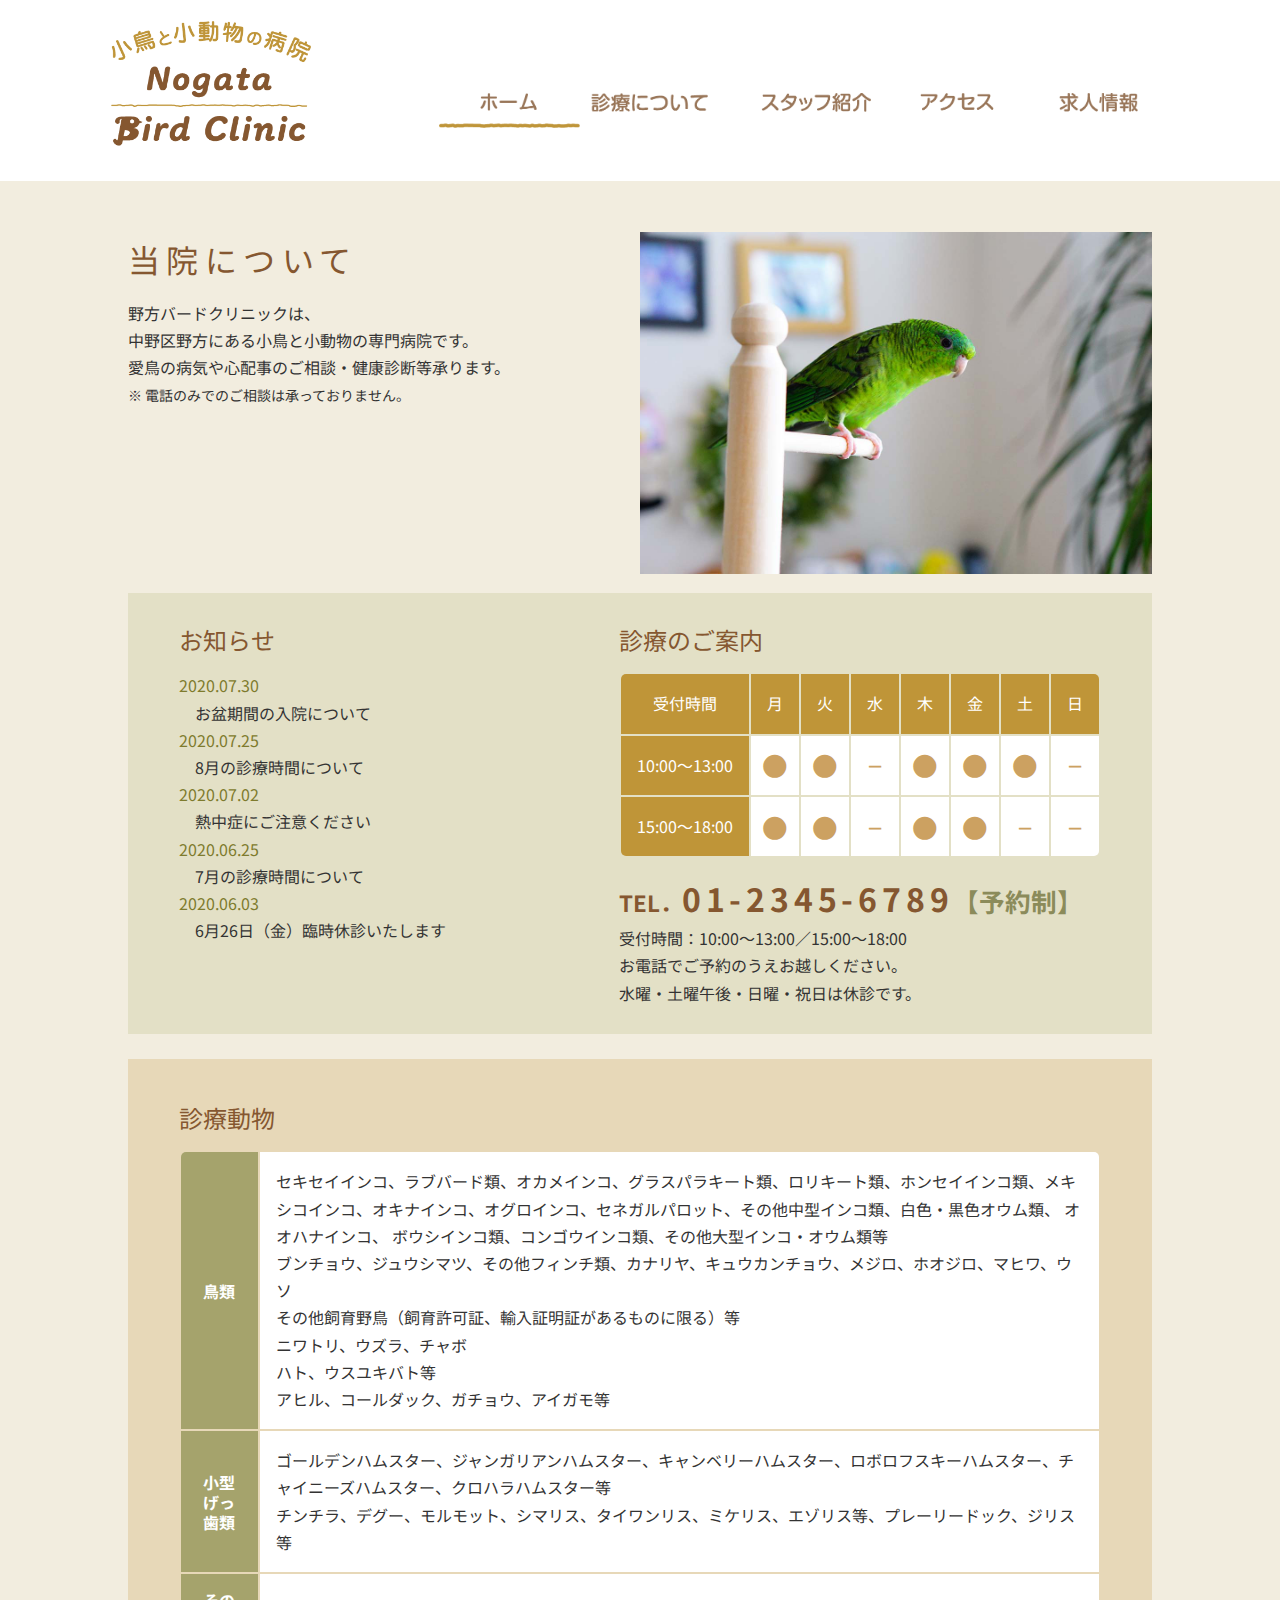
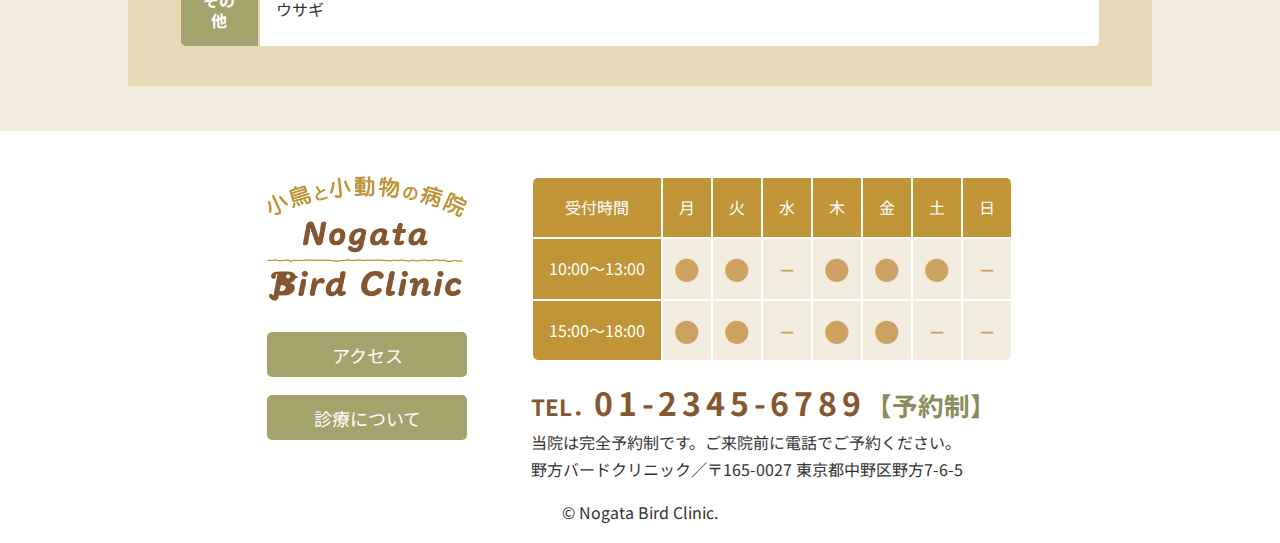
<file: index.html>
<!DOCTYPE html>
<html lang="ja">
<head>
	<meta charset="UTF-8">
	<meta name="viewport" content="width=device-width, initial-scale=1.0">
	<link href="https://fonts.googleapis.com/css2?family=Noto+Sans+JP:wght@400;700&display=swap" rel="stylesheet">
	<meta name="description" content="野方駅徒歩7分、小動物と小鳥の専門病院「野方バードクリニック」 Nogata Bird Clinic です。">
	<meta name="keywords" content="野方,杉並,動物病院,鳥,小鳥,小動物,インコ,オウム,セキセイ,文鳥,ウサギ,ハムスター,デグー,チンチラ">
	<title>野方バードクリニック | Nogata Bird Clinic</title>
	<link rel="stylesheet" href="./css/normalize.css">
	<link rel="stylesheet" href="./css/style.css">
<!-- jQuery読み込み -->
	<script src="https://code.jquery.com/jquery-2.2.4.js" integrity="sha256-iT6Q9iMJYuQiMWNd9lDyBUStIq/8PuOW33aOqmvFpqI=" crossorigin="anonymous"></script>
<!-- モバイルナビゲーション表示・非表示 -->
	<script>
		$(function() {
			const hum = $('#gnav-toggle, .close')
			const nav = $('.mobile-nav')
			hum.on('click', function(){
					nav.toggleClass('toggle');
			});
		});
	</script>
</head>
<body>

	<header>
		<div class="header-container">
			<h1>
				<a href="./index.html"><img src="./img/logo大-01.png" alt="野方バードクリニックロゴ"></a>
			</h1>
			<!-- グローバルナビ -->
			<nav class="pc-nav">
				<ul class="gnav-list">
					<li><a href="./index.html"><img src="./img/btn_hover_home.png" alt="ホーム"></a></li>
					<li><a href="./guidance/index.html"><img src="./img/btn_guidance.png" alt="診療について"></a></li>
					<li class="stuff"><a href="./stuff/index.html"><img src="./img/btn_stuff.png" alt="スタッフ紹介"></a></li>
					<li><a href="./access/index.html"><img src="./img/btn_access.png" alt="アクセス"></a></li>
					<li><a href="./careers/index.html"><img src="./img/btn_recruitment.png" alt="求人情報"></a></li>
				</ul>
			</nav>
			<nav class="mobile-nav">
				<ul>
					<li><a href="./index.html">ホーム</a></li>
					<li><a href="./guidance/index.html">診療について</a></li>
					<li><a href="./stuff/index.html">スタッフ紹介</a></li>
					<li><a href="./access/index.html">アクセス</a></li>
					<li><a href="./careers/index.html">求人情報</a></li>
					<li class="close"><span>閉じる</span></li>
				</ul>
			</nav>
			<!-- トグル -->
			<div id="gnav-toggle">
				<span></span>
			</div>
		</div>
		</header>

	<main>
		<section class="catch">
			<div class="catch-txt">
				<h2>当院について</h2>
				<p>野方バードクリニックは、<br>
					中野区野方にある小鳥と小動物の専門病院です。<br>
				愛鳥の病気や心配事のご相談・健康診断等承ります。<br>
				<span>※ 電話のみでのご相談は承っておりません。</span></p>
			</div>
			<section class="catch-img">
				<img src="./img/sazanami.jpg" alt="サザナミインコ">
			</section>
		</section>

		<section class="info">
			<div class="info-container">
				<div class="info-news">
					<h3>お知らせ</h3>
					<dl>
						<dt>2020.07.30</dt>
						<dd>お盆期間の入院について</dd>
						<dt>2020.07.25</dt>
						<dd>8月の診療時間について</dd>
						<dt>2020.07.02</dt>
						<dd>熱中症にご注意ください</dd>
						<dt>2020.06.25</dt>
						<dd>7月の診療時間について</dd>
						<dt>2020.06.03</dt>
						<dd>6月26日（金）臨時休診いたします</dd>
					</dl>
				</div>
				<div class="info-schedule">
					<h3>診療のご案内</h3>
					<table>
						<tr>
							<th class="reception-time">受付時間</th>
							<th>月</th>
							<th>火</th>
							<th>水</th>
							<th>木</th>
							<th>金</th>
							<th>土</th>
							<th class="sun">日</th>
						</tr>
						<tr>
							<th>10:00〜13:00</th>
							<td>●</td>
							<td>●</td>
							<td>−</td>
							<td>●</td>
							<td>●</td>
							<td>●</td>
							<td>−</td>
						</tr>
						<tr>
							<th class="time">15:00〜18:00</th>
							<td>●</td>
							<td>●</td>
							<td>−</td>
							<td>●</td>
							<td>●</td>
							<td>−</td>
							<td class="bottom-right">−</td>
						</tr>
					</table>
					<p class="reserved">
						<span class="tel">TEL．</span>01-2345-6789<span class="appointment">【予約制】</span>
					</p>
					<p>受付時間：10:00～13:00／15:00～18:00</p>
					<p>お電話でご予約のうえお越しください。<br>
						水曜・土曜午後・日曜・祝日は休診です。</p>
				</div>
			</div>
		</section>
	<section class="target">
		<h3>診療動物</h3>
	<table>
		<tr>
			<th class="bird">鳥類</th>
			<td class="bird-data">
				セキセイインコ、ラブバード類、オカメインコ、グラスパラキート類、ロリキート類、ホンセイインコ類、メキシコインコ、オキナインコ、オグロインコ、セネガルパロット、その他中型インコ類、白色・黒色オウム類、 オオハナインコ、 ボウシインコ類、コンゴウインコ類、その他大型インコ・オウム類等<br>
				ブンチョウ、ジュウシマツ、その他フィンチ類、カナリヤ、キュウカンチョウ、メジロ、ホオジロ、マヒワ、ウソ<br>
				その他飼育野鳥（飼育許可証、輸入証明証があるものに限る）等<br>
				ニワトリ、ウズラ、チャボ<br>
				ハト、ウスユキバト等<br>
				アヒル、コールダック、ガチョウ、アイガモ等
			</td>
		</tr>

		<tr>
			<th>
				小型げっ歯類
			</th>
			<td>
				ゴールデンハムスター、ジャンガリアンハムスター、キャンベリーハムスター、ロボロフスキーハムスター、チャイニーズハムスター、クロハラハムスター等<br>
				チンチラ、デグー、モルモット、シマリス、タイワンリス、ミケリス、エゾリス等、プレーリードック、ジリス等
			</td>
		</tr>
		<tr>
			<th class="etc">その他</th>
			<td class="etc-data">
				ウサギ
			</td>
		</tr>
	</table>
	</section>

	</main>

	<footer>
		<div class="footer-info">
			<section class="footer-link">
				<a href="./index.html"><img src="./img/logo大-01.png" alt="野方バードクリニックロゴ"></a>
				<p class="footer-btn"><a href="./access/index.html">アクセス</a></p>
				<p class="footer-btn"><a href="./guidance/index.html">診療について</a></p>
			</section>
			<section>
				<div class="info-schedule">
					<table>
						<tr>
							<th class="reception-time">受付時間</th>
							<th>月</th>
							<th>火</th>
							<th>水</th>
							<th>木</th>
							<th>金</th>
							<th>土</th>
							<th class="sun">日</th>
						</tr>
						<tr>
							<th>10:00〜13:00</th>
							<td>●</td>
							<td>●</td>
							<td>−</td>
							<td>●</td>
							<td>●</td>
							<td>●</td>
							<td>−</td>
						</tr>
						<tr>
							<th class="time">15:00〜18:00</th>
							<td>●</td>
							<td>●</td>
							<td>−</td>
							<td>●</td>
							<td>●</td>
							<td>−</td>
							<td class="bottom-right">−</td>
						</tr>
					</table>
						<p class="reserved">
							<span class="tel">TEL．</span>01-2345-6789<span class="appointment">【予約制】</span>
						</p>
						<p>当院は完全予約制です。ご来院前に電話でご予約ください。<br></p>
						<address>
							<p>野方バードクリニック／〒165-0027 東京都中野区野方7-6-5
							</p>
						</address>
				</div>
			</section>
		</div>
		<section>
			<p class="copyright"><small>&copy; Nogata Bird Clinic.</small></p>
		</section>
	</footer>
</body>
</html>
</file>
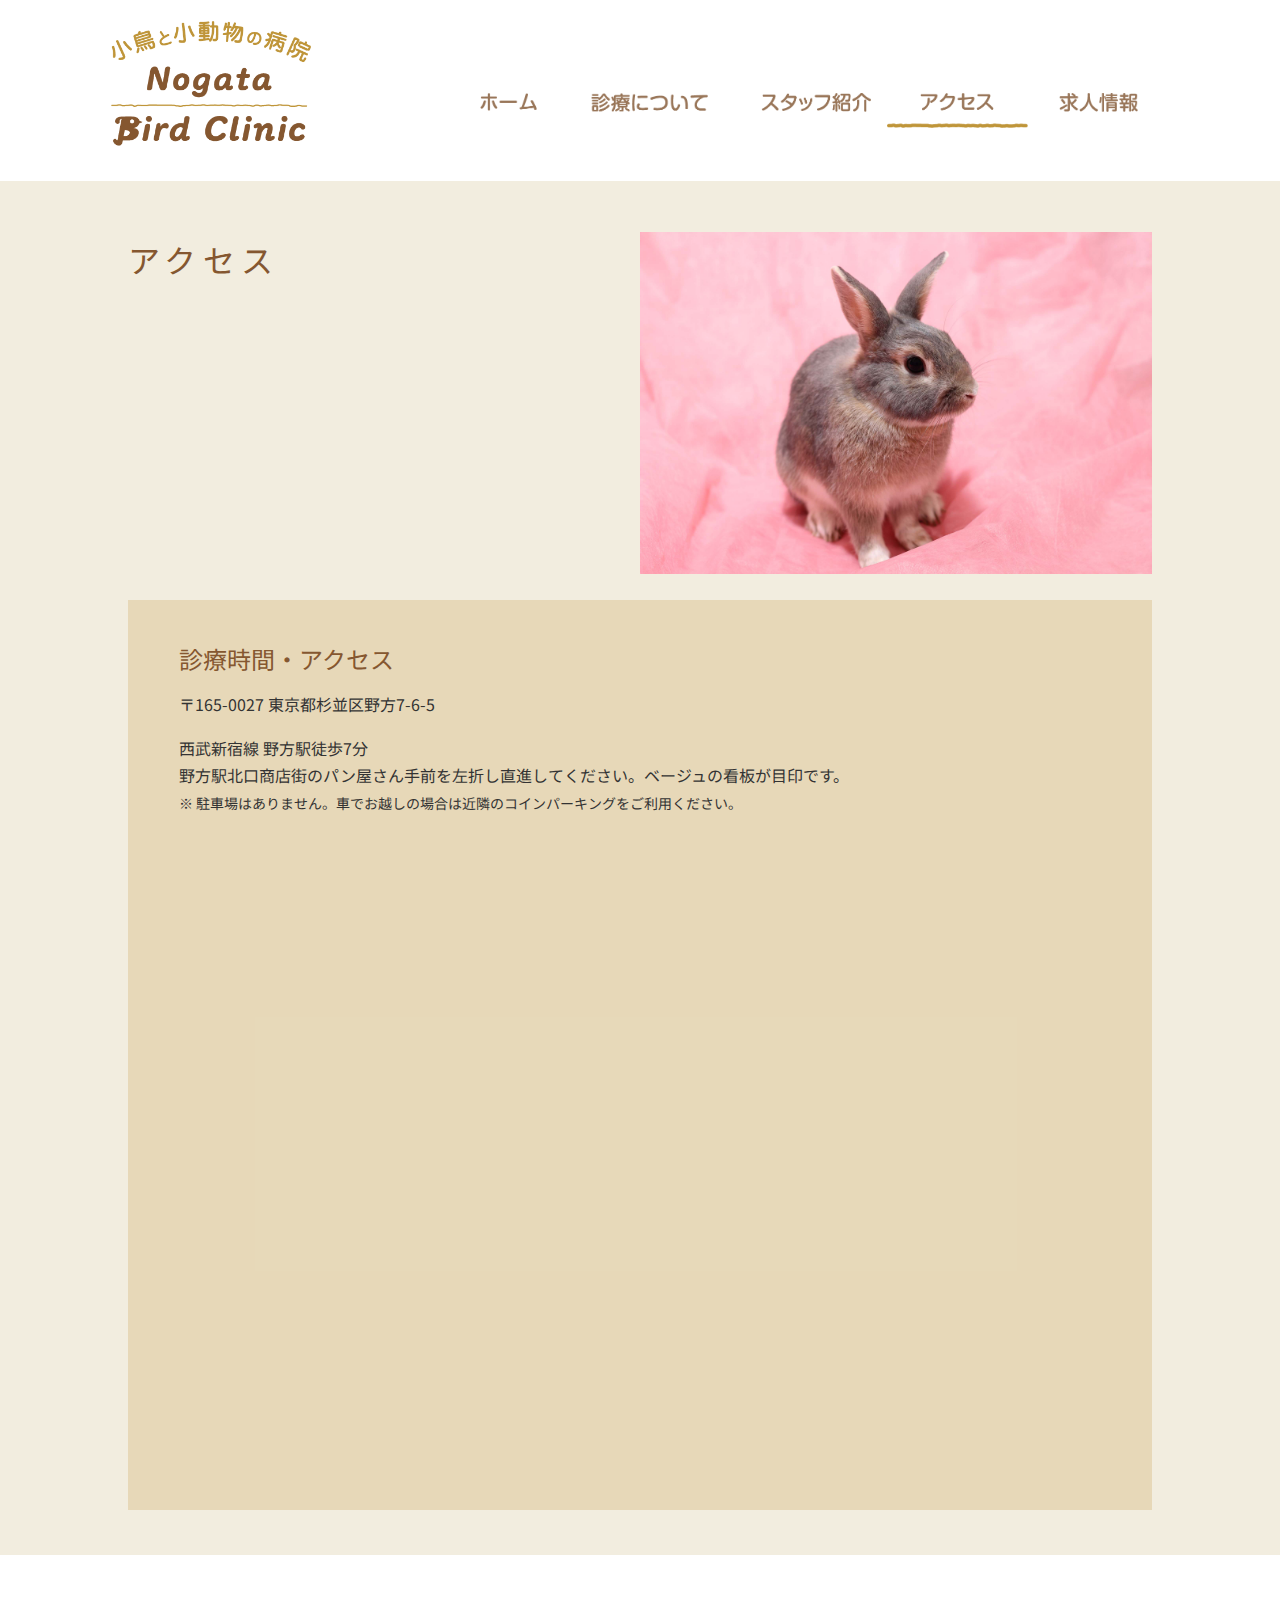
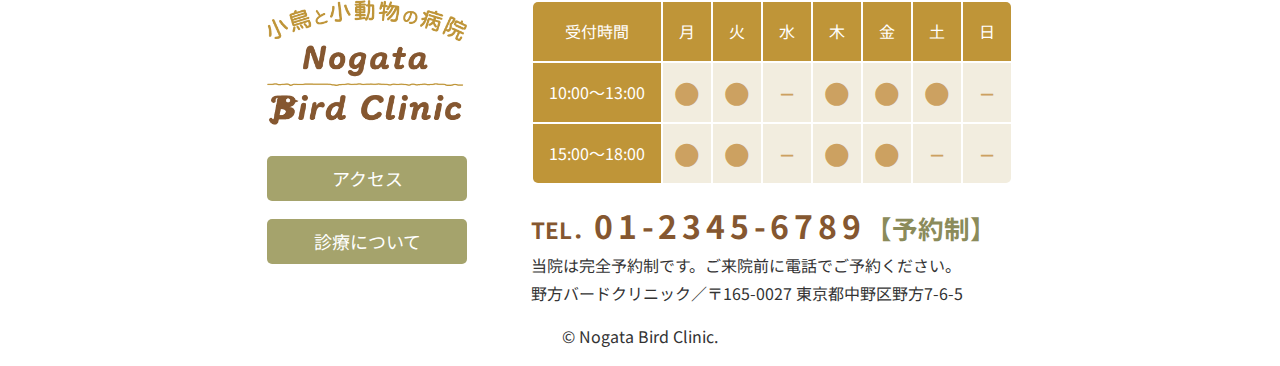
<file: access/index.html>
<!DOCTYPE html>
<html lang="ja">
<head>
	<meta charset="UTF-8">
	<meta name="viewport" content="width=device-width, initial-scale=1.0">
	<link href="https://fonts.googleapis.com/css2?family=Noto+Sans+JP:wght@400;700&display=swap" rel="stylesheet">
	<meta name="description" content="野方駅徒歩7分、小動物と小鳥の専門病院「野方バードクリニック」 Nogata Bird Clinic です。">
	<meta name="keywords" content="野方,杉並,動物病院,鳥,小鳥,小動物,インコ,オウム,セキセイ,文鳥,ウサギ,ハムスター,デグー,チンチラ">
	<title>野方バードクリニック | Nogata Bird Clinic</title>
	<link rel="stylesheet" href="../css/normalize.css">
	<link rel="stylesheet" href="../css/style.css">
<!-- jQuery読み込み -->
<script src="https://code.jquery.com/jquery-2.2.4.js" integrity="sha256-iT6Q9iMJYuQiMWNd9lDyBUStIq/8PuOW33aOqmvFpqI=" crossorigin="anonymous"></script>
<!-- モバイルナビゲーション表示・非表示 -->
	<script>
		$(function() {
			const hum = $('#gnav-toggle, .close')
			const nav = $('.mobile-nav')
			hum.on('click', function(){
					nav.toggleClass('toggle');
			});
		});
	</script>
</head>
<body>

	<header>
		<div class="header-container">
			<h1>
				<a href="../index.html"><img src="../img/logo大-01.png" alt="野方バードクリニックロゴ"></a>
			</h1>
			<!-- グローバルナビ -->
			<nav class="pc-nav">
				<ul class="gnav-list">
					<li><a href="../index.html"><img src="../img/btn_home.png" alt="ホーム"></a></li>
					<li><a href="../guidance/index.html"><img src="../img/btn_guidance.png" alt="診療について"></a></li>
					<li class="stuff"><a href="../stuff/index.html"><img src="../img/btn_stuff.png" alt="スタッフ紹介"></a></li>
					<li><a href="./index.html"><img src="../img/btn_hover_access.png" alt="アクセス"></a></li>
					<li><a href="../careers/index.html"><img src="../img/btn_recruitment.png" alt="求人情報"></a></li>
				</ul>
			</nav>
			<nav class="mobile-nav">
				<ul>
					<li><a href="../index.html">ホーム</a></li>
					<li><a href="../guidance/index.html">診療について</a></li>
					<li><a href="../stuff/index.html">スタッフ紹介</a></li>
					<li><a href="./index.html">アクセス</a></li>
					<li><a href="../careers/index.html">求人情報</a></li>
					<li class="close"><span>閉じる</span></li>
				</ul>
			</nav>
			<div id="gnav-toggle">
				<span></span>
			</div>
		</div>
		</header>

	<main>
		<section class="catch">
			<h2>アクセス</h2>

			<section class="catch-img">
				<img src="../img/rabbit.jpg" alt="うさぎ">
			</section>
		</section>

		<section class="brown">
			<h3>診療時間・アクセス</h3>
			<address>
				<p>〒165-0027 東京都杉並区野方7-6-5
				</address></p>
				<p>西武新宿線 野方駅徒歩7分<br>
					野方駅北口商店街のパン屋さん手前を左折し直進してください。ベージュの看板が目印です。<br>
					<span>※ 駐車場はありません。車でお越しの場合は近隣のコインパーキングをご利用ください。</span></p>

					<div class="access-maparea">
						<iframe src="https://www.google.com/maps/embed?pb=!1m18!1m12!1m3!1d3239.2029260248128!2d139.65064295845508!3d35.72122754712577!2m3!1f0!2f0!3f0!3m2!1i1024!2i768!4f13.1!3m3!1m2!1s0x6018ed9d57cfe75b%3A0x8b71ec2f980df9d7!2z5Lit6YeO5Yy656uL44GT44GG44GV44GO5YWs5ZyS!5e0!3m2!1sja!2sjp!4v1599204537941!5m2!1sja!2sjp" width="600" height="450" frameborder="0" style="border:0;" allowfullscreen="" aria-hidden="false" tabindex="0" class="access-map"></iframe>
					</div>

		</section>
	</main>

	<footer>
		<div class="footer-info">
			<section class="footer-link">
				<a href="../index.html"><img src="../img/logo大-01.png" alt="野方バードクリニックロゴ"></a>
				<p class="footer-btn"><a href="../access/index.html">アクセス</a></p>
				<p class="footer-btn"><a href="../guidance/index.html">診療について</a></p>
			</section>
			<section>
				<div class="info-schedule">
					<table>
						<tr>
							<th class="reception-time">受付時間</th>
							<th>月</th>
							<th>火</th>
							<th>水</th>
							<th>木</th>
							<th>金</th>
							<th>土</th>
							<th class="sun">日</th>
						</tr>
						<tr>
							<th>10:00〜13:00</th>
							<td>●</td>
							<td>●</td>
							<td>−</td>
							<td>●</td>
							<td>●</td>
							<td>●</td>
							<td>−</td>
						</tr>
						<tr>
							<th class="time">15:00〜18:00</th>
							<td>●</td>
							<td>●</td>
							<td>−</td>
							<td>●</td>
							<td>●</td>
							<td>−</td>
							<td class="bottom-right">−</td>
						</tr>
					</table>
						<p class="reserved">
							<span class="tel">TEL．</span>01-2345-6789<span class="appointment">【予約制】</span>
						</p>
						<p>当院は完全予約制です。ご来院前に電話でご予約ください。<br></p>
						<address>
							<p>野方バードクリニック／〒165-0027 東京都中野区野方7-6-5
							</p>
						</address>
				</div>
			</section>
		</div>
		<section>
			<p class="copyright"><small>&copy; Nogata Bird Clinic.</small></p>
		</section>
	</footer>
</body>
</html>
</file>
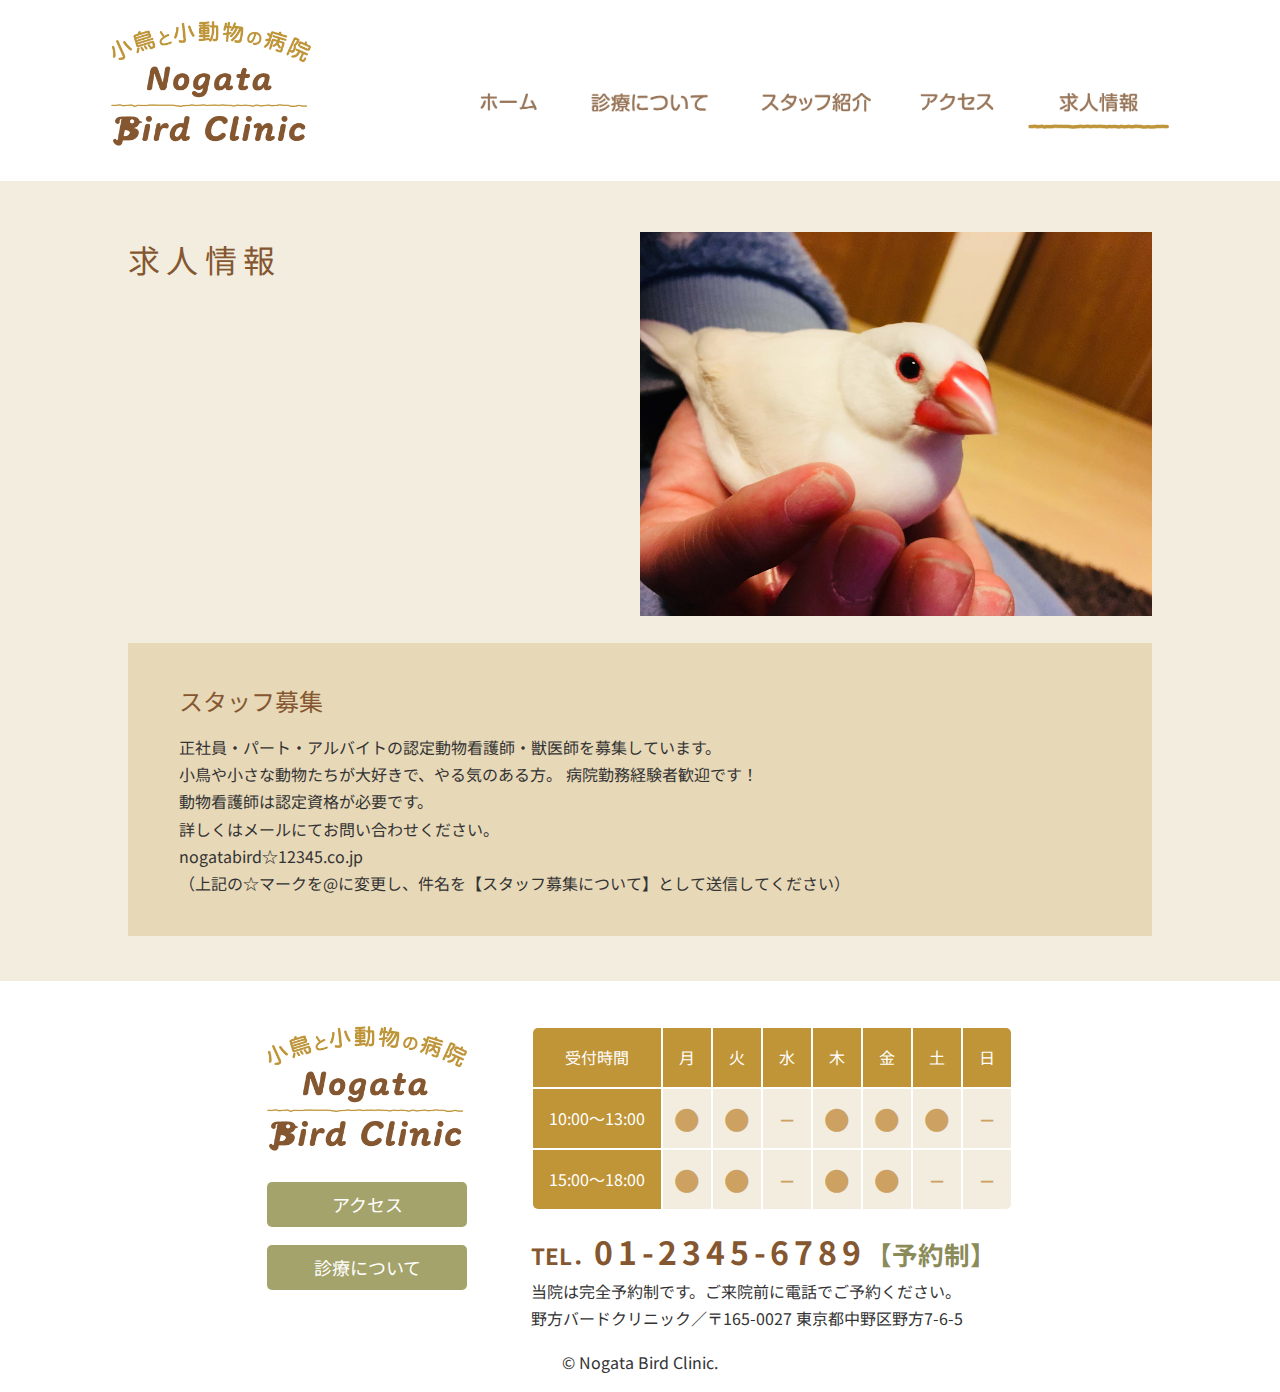
<file: careers/index.html>
<!DOCTYPE html>
<html lang="ja">
<head>
	<meta charset="UTF-8">
	<meta name="viewport" content="width=device-width, initial-scale=1.0">
	<link href="https://fonts.googleapis.com/css2?family=Noto+Sans+JP:wght@400;700&display=swap" rel="stylesheet">
	<meta name="description" content="野方駅徒歩7分、小動物と小鳥の専門病院「野方バードクリニック」 Nogata Bird Clinic です。">
	<meta name="keywords" content="野方,杉並,動物病院,鳥,小鳥,小動物,インコ,オウム,セキセイ,文鳥,ウサギ,ハムスター,デグー,チンチラ">
	<title>野方バードクリニック | Nogata Bird Clinic</title>
	<link rel="stylesheet" href="../css/normalize.css">
	<link rel="stylesheet" href="../css/style.css">
<!-- jQuery読み込み -->
<script src="https://code.jquery.com/jquery-2.2.4.js" integrity="sha256-iT6Q9iMJYuQiMWNd9lDyBUStIq/8PuOW33aOqmvFpqI=" crossorigin="anonymous"></script>
<!-- モバイルナビゲーション表示・非表示 -->
	<script>
		$(function() {
			const hum = $('#gnav-toggle, .close')
			const nav = $('.mobile-nav')
			hum.on('click', function(){
					nav.toggleClass('toggle');
			});
		});
	</script>
</head>
<body>

	<header>
		<div class="header-container">
			<h1>
				<a href="../index.html"><img src="../img/logo大-01.png" alt="野方バードクリニックロゴ"></a>
			</h1>
			<!-- グローバルナビ -->
			<nav class="pc-nav">
				<ul class="gnav-list">
					<li><a href="../index.html"><img src="../img/btn_home.png" alt="ホーム"></a></li>
					<li><a href="../guidance/index.html"><img src="../img/btn_guidance.png" alt="診療について"></a></li>
					<li class="stuff"><a href="../stuff/index.html"><img src="../img/btn_stuff.png" alt="スタッフ紹介"></a></li>
					<li><a href="../access/index.html"><img src="../img/btn_access.png" alt="アクセス"></a></li>
					<li><a href="./index.html"><img src="../img/btn_hover_recruitment.png" alt="求人情報"></a></li>
				</ul>
			</nav>
			<nav class="mobile-nav">
				<ul>
					<li><a href="../index.html">ホーム</a></li>
					<li><a href="../guidance/index.html">診療について</a></li>
					<li><a href="../stuff/index.html">スタッフ紹介</a></li>
					<li><a href="../access/index.html">アクセス</a></li>
					<li><a href="./index.html">求人情報</a></li>
					<li class="close"><span>閉じる</span></li>
				</ul>
			</nav>
			<div id="gnav-toggle">
				<span></span>
			</div>
		</div>
		</header>

	<main>
		<section class="catch">
			<h2>求人情報</h2>

			<section class="catch-img">
				<img src="../img/javaSparrow.jpg" alt="文鳥">
			</section>
		</section>

		<section class="careers">
			<h3>スタッフ募集</h3>
			<p>正社員・パート・アルバイトの認定動物看護師・獣医師を募集しています。</p>
	
			<p>小鳥や小さな動物たちが大好きで、やる気のある方。
			病院勤務経験者歓迎です！<br>
			動物看護師は認定資格が必要です。</p>
	
	
			<p>詳しくはメールにてお問い合わせください。</p>
			<p>nogatabird☆12345.co.jp</p>
			（上記の☆マークを@に変更し、件名を【スタッフ募集について】として送信してください）</p>
		</section>
	</main>

	<footer>
		<div class="footer-info">
			<section class="footer-link">
				<a href="../index.html"><img src="../img/logo大-01.png" alt="野方バードクリニックロゴ"></a>
				<p class="footer-btn"><a href="../access/index.html">アクセス</a></p>
				<p class="footer-btn"><a href="../guidance/index.html">診療について</a></p>
			</section>
			<section>
				<div class="info-schedule">
					<table>
						<tr>
							<th class="reception-time">受付時間</th>
							<th>月</th>
							<th>火</th>
							<th>水</th>
							<th>木</th>
							<th>金</th>
							<th>土</th>
							<th class="sun">日</th>
						</tr>
						<tr>
							<th>10:00〜13:00</th>
							<td>●</td>
							<td>●</td>
							<td>−</td>
							<td>●</td>
							<td>●</td>
							<td>●</td>
							<td>−</td>
						</tr>
						<tr>
							<th class="time">15:00〜18:00</th>
							<td>●</td>
							<td>●</td>
							<td>−</td>
							<td>●</td>
							<td>●</td>
							<td>−</td>
							<td class="bottom-right">−</td>
						</tr>
					</table>
						<p class="reserved">
							<span class="tel">TEL．</span>01-2345-6789<span class="appointment">【予約制】</span>
						</p>
						<p>当院は完全予約制です。ご来院前に電話でご予約ください。<br></p>
						<address>
							<p>野方バードクリニック／〒165-0027 東京都中野区野方7-6-5
							</p>
						</address>
				</div>
			</section>
		</div>
		<section>
			<p class="copyright"><small>&copy; Nogata Bird Clinic.</small></p>
		</section>
	</footer>
</body>
</html>
</file>
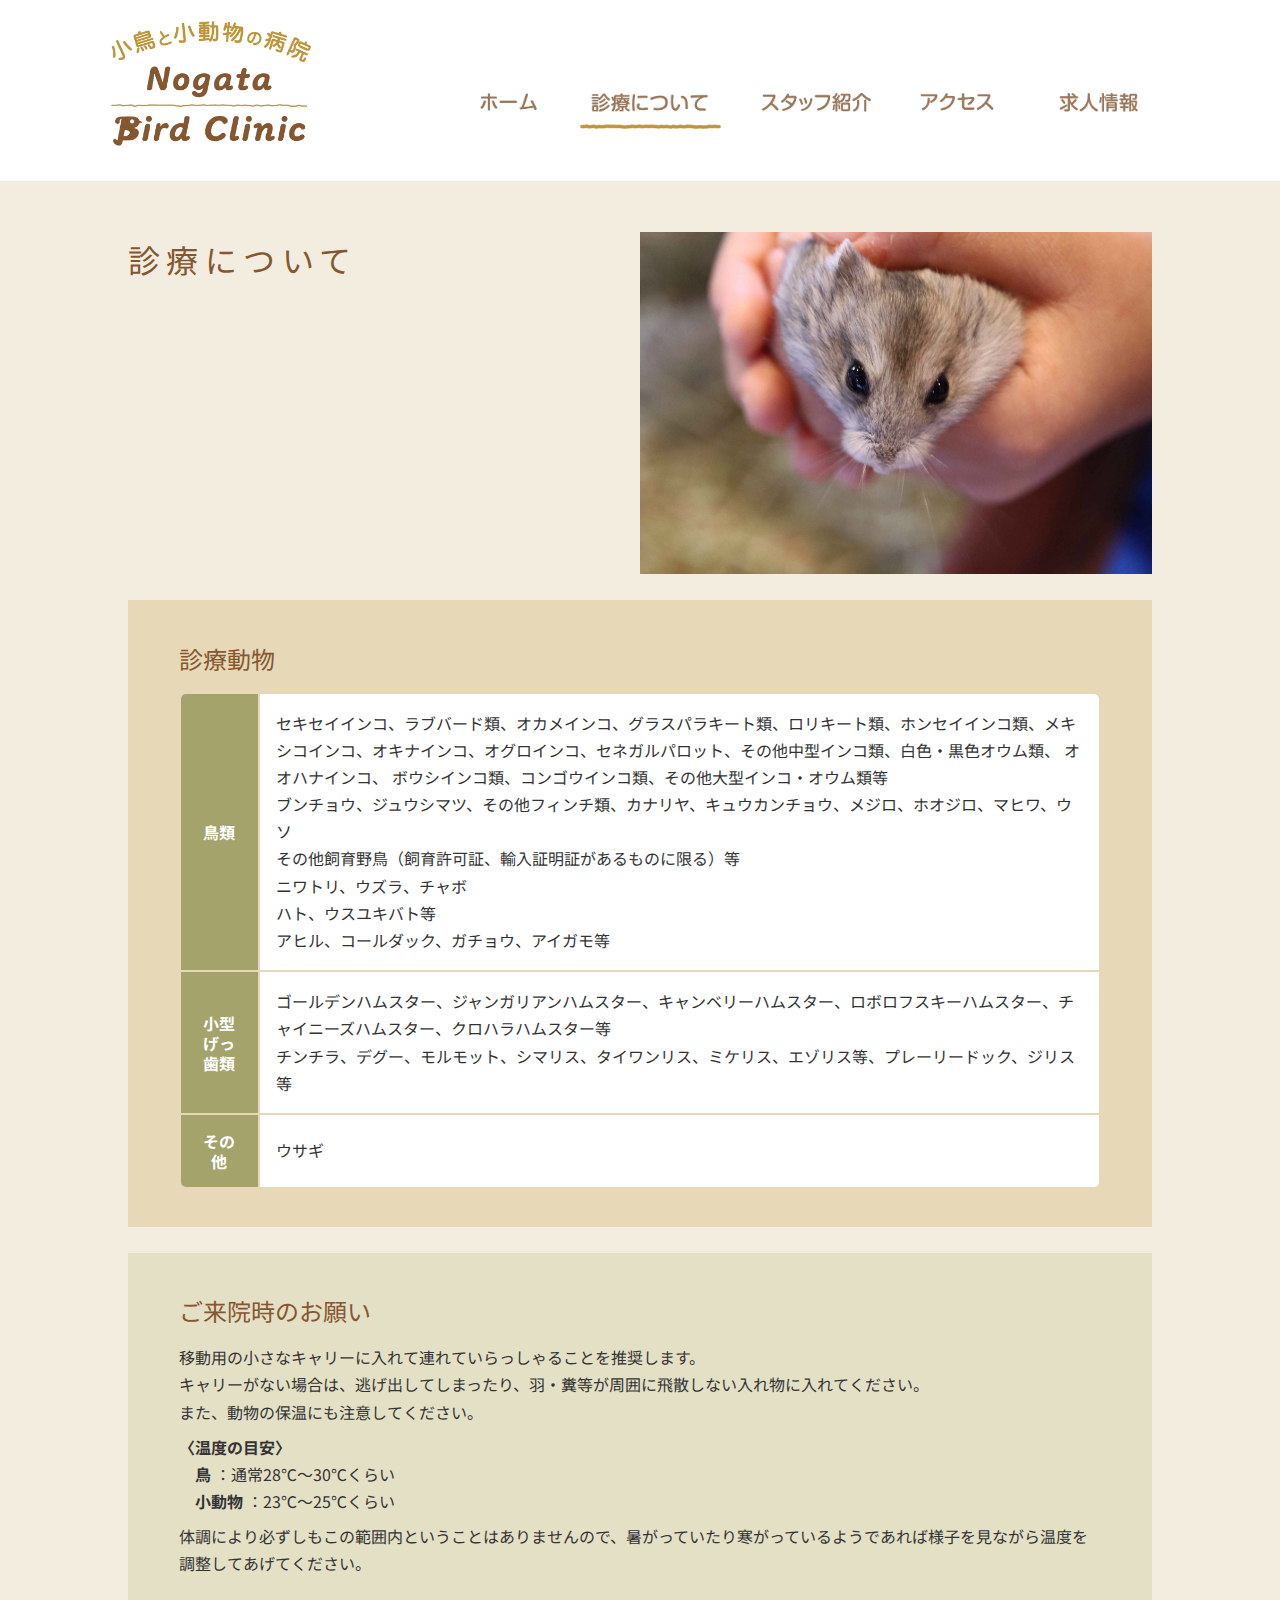
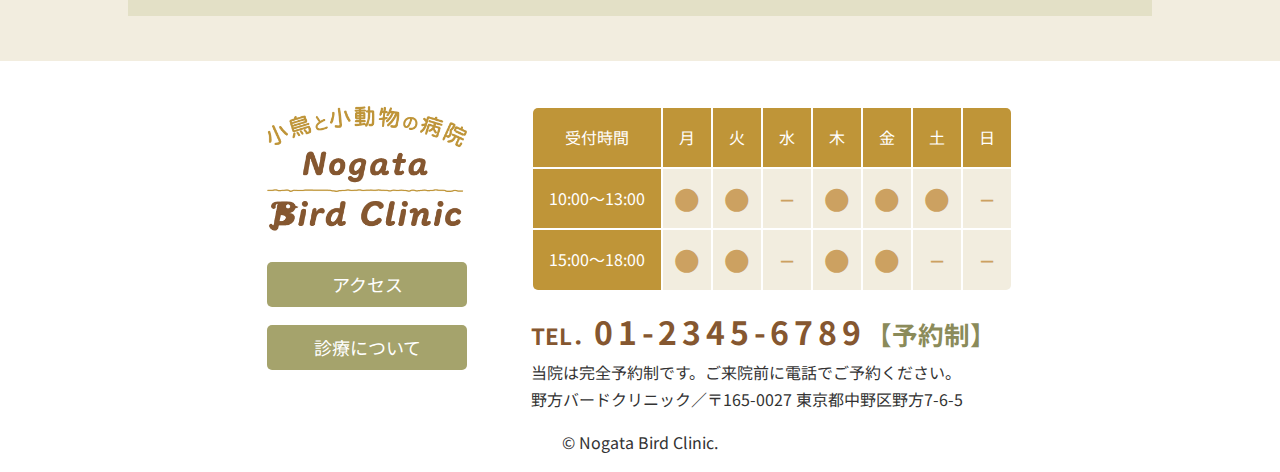
<file: guidance/index.html>
<!DOCTYPE html>
<html lang="ja">
<head>
	<meta charset="UTF-8">
	<meta name="viewport" content="width=device-width, initial-scale=1.0">
	<link href="https://fonts.googleapis.com/css2?family=Noto+Sans+JP:wght@400;700&display=swap" rel="stylesheet">
	<meta name="description" content="野方駅徒歩7分、小動物と小鳥の専門病院「野方バードクリニック」 Nogata Bird Clinic です。">
	<meta name="keywords" content="野方,杉並,動物病院,鳥,小鳥,小動物,インコ,オウム,セキセイ,文鳥,ウサギ,ハムスター,デグー,チンチラ">
	<title>野方バードクリニック | Nogata Bird Clinic</title>
	<link rel="stylesheet" href="../css/normalize.css">
	<link rel="stylesheet" href="../css/style.css">
<!-- jQuery読み込み -->
<script src="https://code.jquery.com/jquery-2.2.4.js" integrity="sha256-iT6Q9iMJYuQiMWNd9lDyBUStIq/8PuOW33aOqmvFpqI=" crossorigin="anonymous"></script>
<!-- モバイルナビゲーション表示・非表示 -->
	<script>
		$(function() {
			const hum = $('#gnav-toggle, .close')
			const nav = $('.mobile-nav')
			hum.on('click', function(){
					nav.toggleClass('toggle');
			});
		});
	</script>
</head>
<body>

	<header>
		<div class="header-container">
			<h1>
				<a href="../index.html"><img src="../img/logo大-01.png" alt="野方バードクリニックロゴ"></a>
			</h1>
			<!-- グローバルナビ -->
			<nav class="pc-nav">
				<ul class="gnav-list">
					<li><a href="../index.html"><img src="../img/btn_home.png" alt="ホーム"></a></li>
					<li><a href="./index.html"><img src="../img/btn_hover_guidance.png" alt="診療について"></a></li>
					<li class="stuff"><a href="../stuff/index.html"><img src="../img/btn_stuff.png" alt="スタッフ紹介"></a></li>
					<li><a href="../access/index.html"><img src="../img/btn_access.png" alt="アクセス"></a></li>
					<li><a href="../careers/index.html"><img src="../img/btn_recruitment.png" alt="求人情報"></a></li>
				</ul>
			</nav>
			<nav class="mobile-nav">
				<ul>
					<li><a href="../index.html">ホーム</a></li>
					<li><a href="./index.html">診療について</a></li>
					<li><a href="../stuff/index.html">スタッフ紹介</a></li>
					<li><a href="../access/index.html">アクセス</a></li>
					<li><a href="../careers/index.html">求人情報</a></li>
					<li class="close"><span>閉じる</span></li>
				</ul>
			</nav>
			<div id="gnav-toggle">
				<span></span>
			</div>
		</div>
		</header>


	<main>
		<section class="catch">
			<h2>診療について</h2>

			<section class="catch-img">
				<img src="../img/hamster.jpg" alt="ハムスター">
			</section>
		</section>
		<section class="target">
			<h3>診療動物</h3>
			<table>
				<tr>
					<th class="bird">鳥類</th>
					<td class="bird-data">
						セキセイインコ、ラブバード類、オカメインコ、グラスパラキート類、ロリキート類、ホンセイインコ類、メキシコインコ、オキナインコ、オグロインコ、セネガルパロット、その他中型インコ類、白色・黒色オウム類、 オオハナインコ、 ボウシインコ類、コンゴウインコ類、その他大型インコ・オウム類等<br>
						ブンチョウ、ジュウシマツ、その他フィンチ類、カナリヤ、キュウカンチョウ、メジロ、ホオジロ、マヒワ、ウソ<br>
						その他飼育野鳥（飼育許可証、輸入証明証があるものに限る）等<br>
						ニワトリ、ウズラ、チャボ<br>
						ハト、ウスユキバト等<br>
						アヒル、コールダック、ガチョウ、アイガモ等
					</td>
				</tr>
		
				<tr>
					<th>
						小型げっ歯類
					</th>
					<td>
						ゴールデンハムスター、ジャンガリアンハムスター、キャンベリーハムスター、ロボロフスキーハムスター、チャイニーズハムスター、クロハラハムスター等<br>
						チンチラ、デグー、モルモット、シマリス、タイワンリス、ミケリス、エゾリス等、プレーリードック、ジリス等
					</td>
				</tr>
				<tr>
					<th class="etc">その他</th>
					<td class="etc-data">
						ウサギ
					</td>
				</tr>
			</table>
		</section>
		<section class="guidance">
			<h3>ご来院時のお願い</h3>
			<p>移動用の小さなキャリーに入れて連れていらっしゃることを推奨します。<br>
				キャリーがない場合は、逃げ出してしまったり、羽・糞等が周囲に飛散しない入れ物に入れてください。<br>
				また、動物の保温にも注意してください。
			</p>
			<div class="list" >
				<h4>〈温度の目安〉</h4>
				<dl>
					<dt>鳥</dt>
					<dd>：通常28℃～30℃くらい</dd><br>
					<dt>小動物</dt>
					<dd>：23℃～25℃くらい</dd>
				</dl>
			</div>
				<p>体調により必ずしもこの範囲内ということはありませんので、暑がっていたり寒がっているようであれば様子を見ながら温度を調整してあげてください。</p>
		</section>
	</main>

	<footer>
		<div class="footer-info">
			<section class="footer-link">
				<a href="../index.html"><img src="../img/logo大-01.png" alt="野方バードクリニックロゴ"></a>
				<p class="footer-btn"><a href="../access/index.html">アクセス</a></p>
				<p class="footer-btn"><a href="../guidance/index.html">診療について</a></p>
			</section>
			<section>
				<div class="info-schedule">
					<table>
						<tr>
							<th class="reception-time">受付時間</th>
							<th>月</th>
							<th>火</th>
							<th>水</th>
							<th>木</th>
							<th>金</th>
							<th>土</th>
							<th class="sun">日</th>
						</tr>
						<tr>
							<th>10:00〜13:00</th>
							<td>●</td>
							<td>●</td>
							<td>−</td>
							<td>●</td>
							<td>●</td>
							<td>●</td>
							<td>−</td>
						</tr>
						<tr>
							<th class="time">15:00〜18:00</th>
							<td>●</td>
							<td>●</td>
							<td>−</td>
							<td>●</td>
							<td>●</td>
							<td>−</td>
							<td class="bottom-right">−</td>
						</tr>
					</table>
						<p class="reserved">
							<span class="tel">TEL．</span>01-2345-6789<span class="appointment">【予約制】</span>
						</p>
						<p>当院は完全予約制です。ご来院前に電話でご予約ください。<br></p>
						<address>
							<p>野方バードクリニック／〒165-0027 東京都中野区野方7-6-5
							</p>
						</address>
				</div>
			</section>
		</div>
		<section>
			<p class="copyright"><small>&copy; Nogata Bird Clinic.</small></p>
		</section>
	</footer>
</body>
</html>
</file>
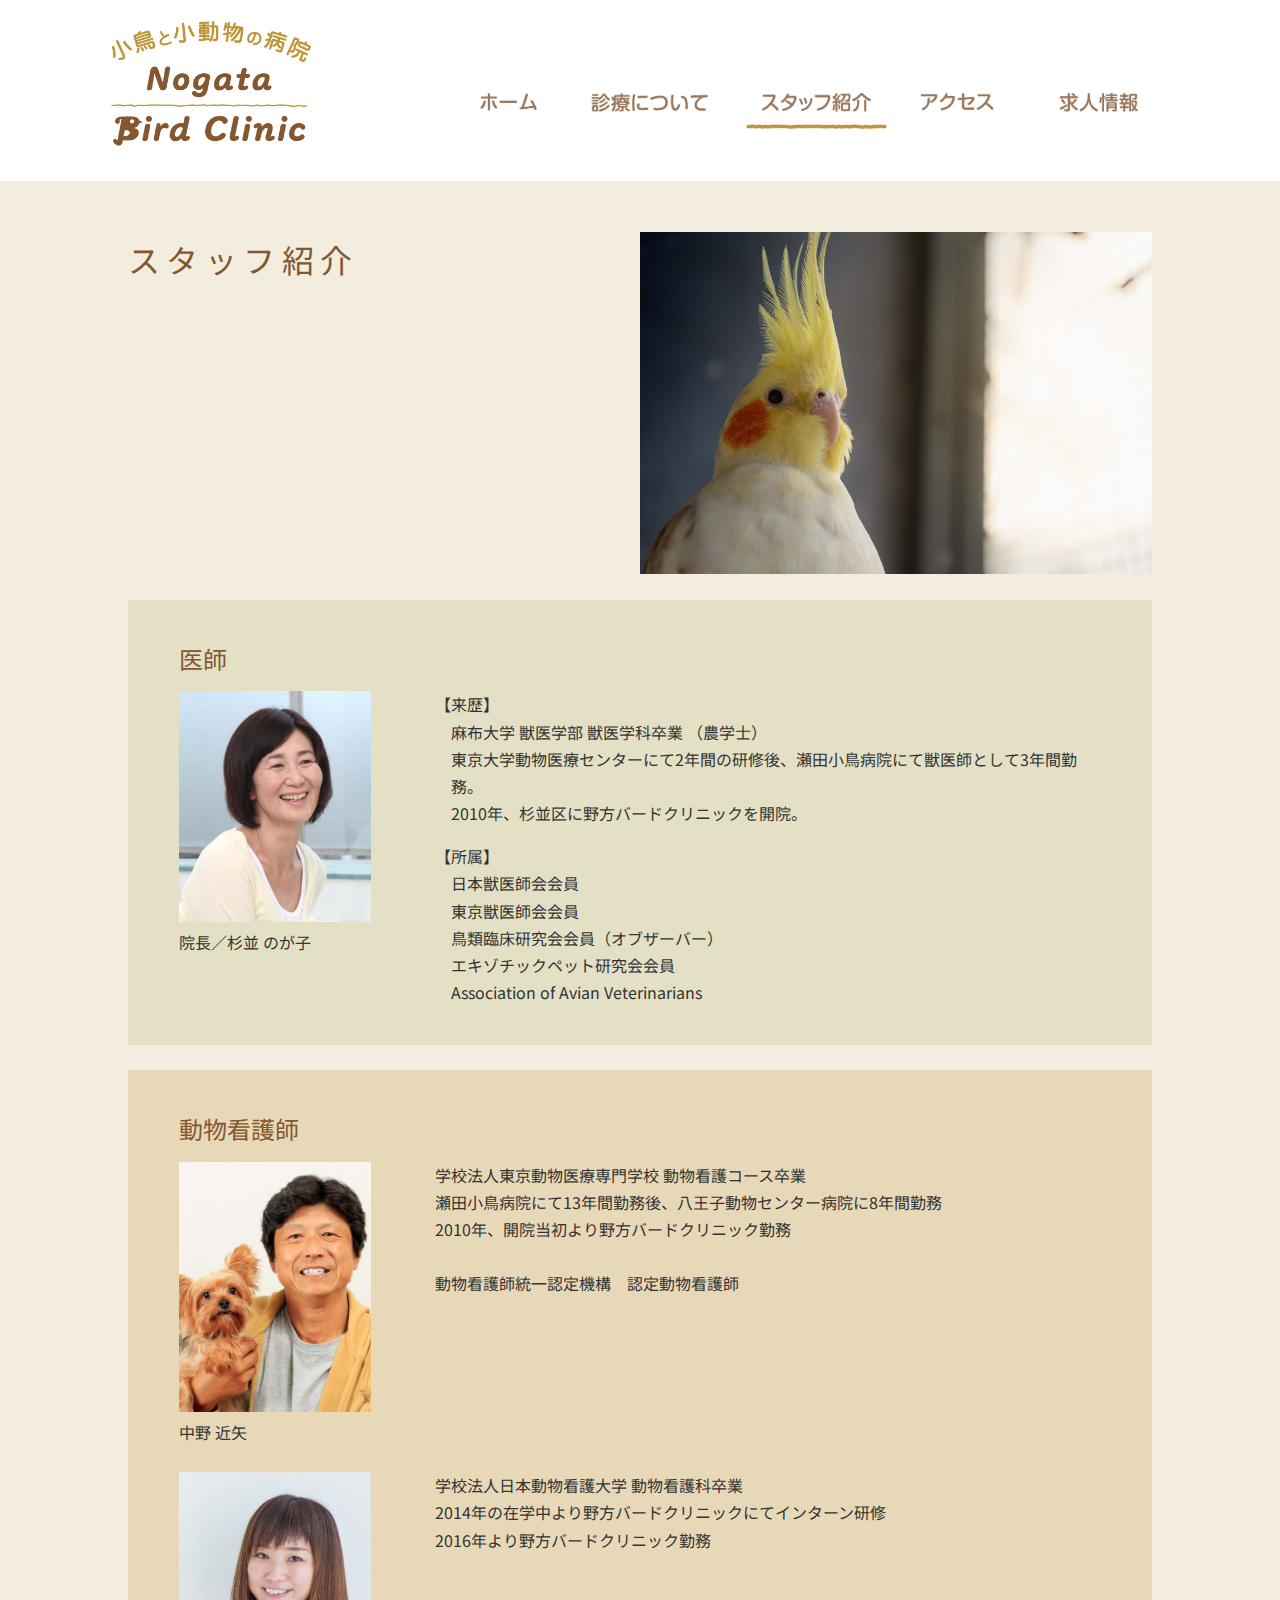
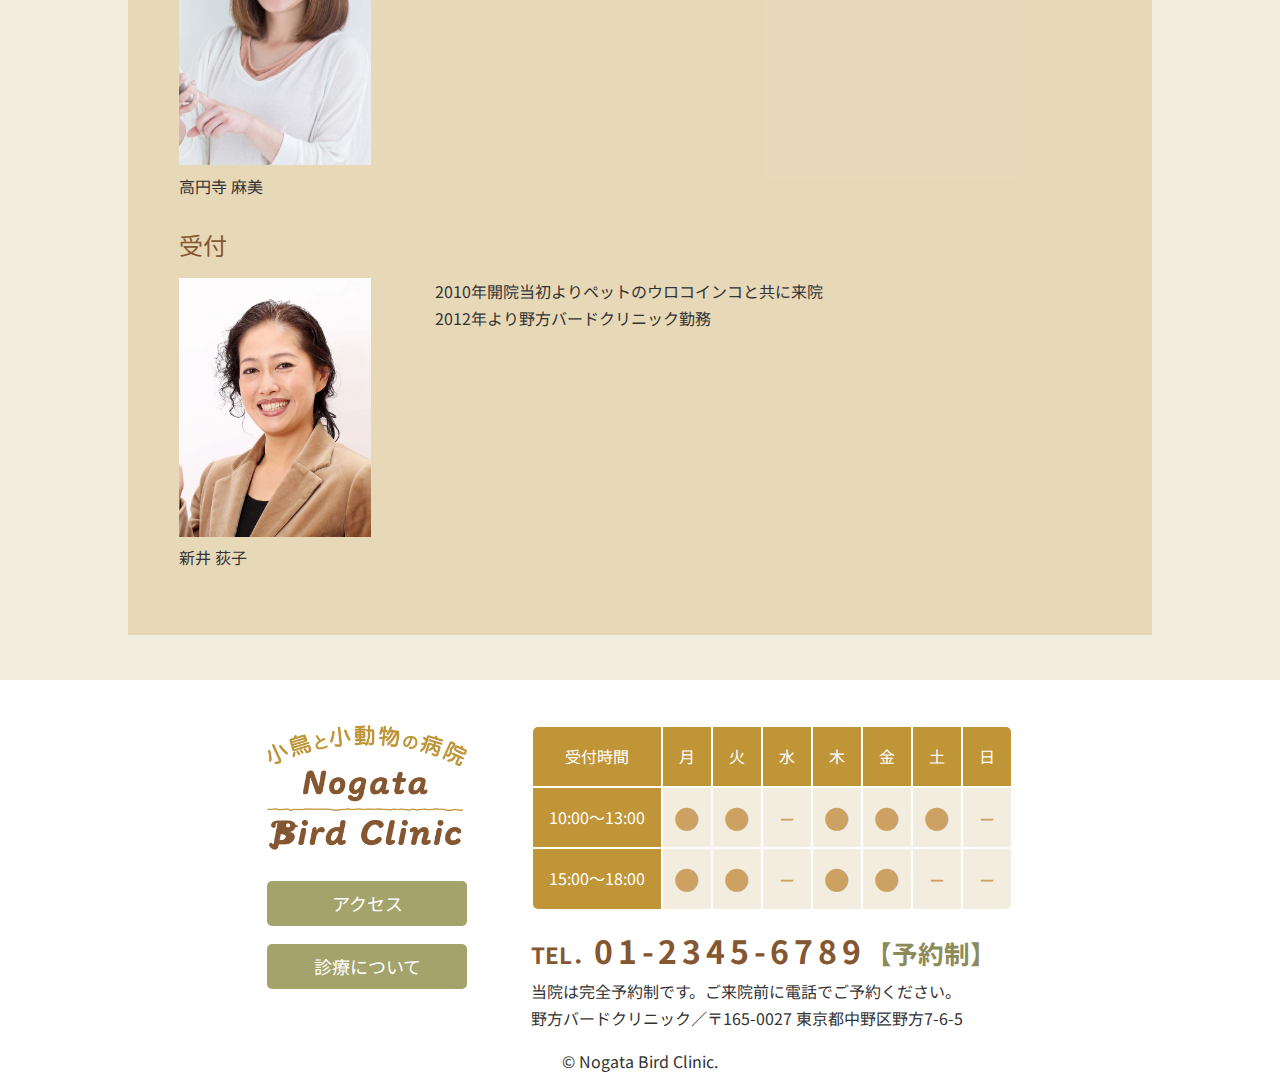
<file: stuff/index.html>
<!DOCTYPE html>
<html lang="ja">
<head>
	<meta charset="UTF-8">
	<meta name="viewport" content="width=device-width, initial-scale=1.0">
	<link href="https://fonts.googleapis.com/css2?family=Noto+Sans+JP:wght@400;700&display=swap" rel="stylesheet">
	<meta name="description" content="野方駅徒歩7分、小動物と小鳥の専門病院「野方バードクリニック」 Nogata Bird Clinic です。">
	<meta name="keywords" content="野方,杉並,動物病院,鳥,小鳥,小動物,インコ,オウム,セキセイ,文鳥,ウサギ,ハムスター,デグー,チンチラ">
	<title>野方バードクリニック | Nogata Bird Clinic</title>
	<link rel="stylesheet" href="../css/normalize.css">
	<link rel="stylesheet" href="../css/style.css">
<!-- jQuery読み込み -->
<script src="https://code.jquery.com/jquery-2.2.4.js" integrity="sha256-iT6Q9iMJYuQiMWNd9lDyBUStIq/8PuOW33aOqmvFpqI=" crossorigin="anonymous"></script>
<!-- モバイルナビゲーション表示・非表示 -->
	<script>
		$(function() {
			const hum = $('#gnav-toggle, .close')
			const nav = $('.mobile-nav')
			hum.on('click', function(){
					nav.toggleClass('toggle');
			});
		});
	</script>
</head>
<body>

	<header>
		<div class="header-container">
			<h1>
				<a href="../index.html"><img src="../img/logo大-01.png" alt="野方バードクリニックロゴ"></a>
			</h1>
			<!-- グローバルナビ -->
			<nav class="pc-nav">
				<ul class="gnav-list">
					<li><a href="../index.html"><img src="../img/btn_home.png" alt="ホーム"></a></li>
					<li><a href="../guidance/index.html"><img src="../img/btn_guidance.png" alt="診療について"></a></li>
					<li class="stuff"><a href="./index.html"><img src="../img/btn_hover_stuff.png" alt="スタッフ紹介"></a></li>
					<li><a href="../access/index.html"><img src="../img/btn_access.png" alt="アクセス"></a></li>
					<li><a href="../careers/index.html"><img src="../img/btn_recruitment.png" alt="求人情報"></a></li>
				</ul>
			</nav>
			<nav class="mobile-nav">
				<ul>
					<li><a href="../index.html">ホーム</a></li>
					<li><a href="../guidance/index.html">診療について</a></li>
					<li><a href="./index.html">スタッフ紹介</a></li>
					<li><a href="../access/index.html">アクセス</a></li>
					<li><a href="../careers/index.html">求人情報</a></li>
					<li class="close"><span>閉じる</span></li>
				</ul>
			</nav>
			<div id="gnav-toggle">
				<span></span>
			</div>
		</div>
		</header>

	<main>
		<section class="catch">
			<h2>スタッフ紹介</h2>

			<section class="catch-img">
				<img src="../img/cockatiel.jpg" alt="オカメインコ">
			</section>

		</section>
		<section class="green">
			<h3>医師</h3>
			<div class="stuff">
				<figure>
					<img src="../img/nogako.jpg" alt="杉並のが子">
					<figcaption>院長／杉並 のが子</figcaption>
				</figure>
				<section>
					<dl>
						<dt>【来歴】</dt>
						<dd>
							<ul>
								<li>麻布大学 獣医学部 獣医学科卒業 （農学士）</li>
								<li>東京大学動物医療センターにて2年間の研修後、瀬田小鳥病院にて獣医師として3年間勤務。</li>
								<li>2010年、杉並区に野方バードクリニックを開院。</li>
							</ul>
						</dd>
					</dl>
					<dl>
						<dt>【所属】</dt>
						<dd>日本獣医師会会員</dd>
						<dd>東京獣医師会会員</dd>
						<dd>鳥類臨床研究会会員（オブザーバー）</dd>
						<dd>エキゾチックペット研究会会員</dd>
						<dd>Association of Avian Veterinarians</dd>
					</dl>
				</section>
			</div>
		</section>

		<section class="brown">
			<h3>動物看護師</h3>
			<div class="stuff">
				<figure>
					<img src="../img/chikaya.jpg" alt="中野近矢">
					<figcaption>中野 近矢</figcaption>
				</figure>
				<ul>
					<li>学校法人東京動物医療専門学校 動物看護コース卒業</li>
					<li>瀬田小鳥病院にて13年間勤務後、八王子動物センター病院に8年間勤務</li>
					<li>2010年、開院当初より野方バードクリニック勤務</li><br>

					<li>動物看護師統一認定機構　認定動物看護師</li>
				</ul>
			</div>
			<div class="stuff">
				<figure>
					<img src="../img/mami.jpg" alt="高円寺麻美">
					<figcaption>高円寺 麻美</figcaption>
				</figure>
				<ul>
					<li>学校法人日本動物看護大学 動物看護科卒業</li>
					<li>2014年の在学中より野方バードクリニックにてインターン研修</li>
					<li>2016年より野方バードクリニック勤務</li>
				</ul>
			</div>
			<h3>受付</h3>
			<div class="stuff">
				<figure>
					<img src="../img/ogiko.jpg" alt="新井荻子">
					<figcaption>新井 荻子</figcaption>
				</figure>
				<ul>
					<li>2010年開院当初よりペットのウロコインコと共に来院</li>
					<li>2012年より野方バードクリニック勤務</li>
				</ul>
			</div>
			</section>
	</main>

	<footer>
		<div class="footer-info">
			<section class="footer-link">
				<a href="../index.html"><img src="../img/logo大-01.png" alt="野方バードクリニックロゴ"></a>
				<p class="footer-btn"><a href="../access/index.html">アクセス</a></p>
				<p class="footer-btn"><a href="../guidance/index.html">診療について</a></p>
			</section>
			<section>
				<div class="info-schedule">
					<table>
						<tr>
							<th class="reception-time">受付時間</th>
							<th>月</th>
							<th>火</th>
							<th>水</th>
							<th>木</th>
							<th>金</th>
							<th>土</th>
							<th class="sun">日</th>
						</tr>
						<tr>
							<th>10:00〜13:00</th>
							<td>●</td>
							<td>●</td>
							<td>−</td>
							<td>●</td>
							<td>●</td>
							<td>●</td>
							<td>−</td>
						</tr>
						<tr>
							<th class="time">15:00〜18:00</th>
							<td>●</td>
							<td>●</td>
							<td>−</td>
							<td>●</td>
							<td>●</td>
							<td>−</td>
							<td class="bottom-right">−</td>
						</tr>
					</table>
						<p class="reserved">
							<span class="tel">TEL．</span>01-2345-6789<span class="appointment">【予約制】</span>
						</p>
						<p>当院は完全予約制です。ご来院前に電話でご予約ください。<br></p>
						<address>
							<p>野方バードクリニック／〒165-0027 東京都中野区野方7-6-5
							</p>
						</address>
				</div>
			</section>
		</div>
		<section>
			<p class="copyright"><small>&copy; Nogata Bird Clinic.</small></p>
		</section>
	</footer>
</body>
</html>
</file>
<file: css/style.css>
@charset "utf-8";

/* 全体の設定 */
* {
	box-sizing: border-box;
	margin: 0;
	padding: 0;
	list-style: none;
	text-decoration: none;
}

body {
	width: 100vw;
	line-height: 1.7;
	font-size: 16px;
	font-family: -apple-system, BlinkMac SystemFont, "Helvetica Neue", 'Noto Sans JP', "ヒラギノ角ゴ ProN W3",'ヒラギノ角ゴ W3', "Hiragino Kaku Gothic ProN", "メイリオ", Meiryo, sans-serif;
	color: #333;
	background-color: #F2EDDF;
}

/* header */
header {
	width: 100%;
	background-color: #fff;
	align-items: center;
}
header .header-container {
	width: 85vw;
	margin: 0 auto;
	/* padding: 0 50px; */
	display: flex;
	justify-content: center;
	align-items: flex-end;
}
header h1 img {
	width: 200px;
	margin-right: 10vw;
}

/* header画像のレスポンシブ */
@media screen and (max-width: 896px) {
	header h1 img {
		max-width: 50vw;
	}
}

/* ナビゲーションの装飾 */
header .pc-nav ul {
	display: flex;
	flex-wrap: wrap;
}
header .pc-nav ul li {
	padding-bottom: 5vh;
}
header .pc-nav ul li img {
	width: 11vw;
	min-width: 125px;
}

/* スタッフ紹介の左 */
header .pc-nav .stuff {
	margin-left: 2vw;
}

/* pcのときmobileナビは消去 */
.mobile-nav {
	display: none;
}

/* グローバルナビ - レスポンシブ */
@media screen and (max-width: 896px) {
	.pc-nav {
		display: none;
	}
	#gnav-toggle {
		position: relative;
		display: block;
		width: 30px;
		height: 25px;
		margin: 0 0 5vh auto;
	}

	/* ハンバーガーメニュー */
	#gnav-toggle span {
		position: absolute;
		top: 50%;
		left: 0;
		display: block;
		width: 100%;
		height: 2px;
		border-radius: 1px;
		background-color: rgb(150, 120, 60);
		transform: translateY(-50%);
		-webkit-transform: translateY(-50%);
		-moz-transform: translateY(-50%);
		-ms-transform: translateY(-50%);
		-o-transform: translateY(-50%);
		-webkit-border-radius: 1px;
		-moz-border-radius: 1px;
		-ms-border-radius: 1px;
		-o-border-radius: 1px;
	}
	#gnav-toggle::before,
	#gnav-toggle::after {
		content: '';
		display: block;
		width: 100%;
		height: 2px;
		background-color: rgb(150, 120, 60);
		border-radius: 1px;
		-webkit-border-radius: 1px;
		-moz-border-radius: 1px;
		-ms-border-radius: 1px;
		-o-border-radius: 1px;
	}
	#gnav-toggle::before {
		position: absolute;
		top: 0;
		left: 0;
	}
	#gnav-toggle::after {
		position: absolute;
		bottom: 0;
		left: 0;
	}

	/* モバイルのメニュー */
	.mobile-nav {
		z-index: 1;
		position: fixed;
		top: 0;
		left: 0;
		width: 100%;
		height: 100vh;
		display: block;
		background: rgba(75, 60, 29, 0.8);
		transition: all 0.3s ease-in-out;
		-webkit-transition: all 0.3s ease-in-out;
		-moz-transition: all 0.3s ease-in-out;
		-ms-transition: all 0.3s ease-in-out;
		-o-transition: all 0.3s ease-in-out;
		opacity: 0;
		transform: translateX(100%);
		-webkit-transform: translateX(100%);
		-moz-transform: translateX(100%);
		-ms-transform: translateX(100%);
		-o-transform: translateX(100%);
}
	.mobile-nav ul {
		padding: 0;
		display: flex;
		flex-direction: column;
		justify-content: center;
		align-items: center;
		height: 100%;
	}
	.mobile-nav li {
		margin: 0;
		padding: 0;
	}
	.mobile-nav li span {
		font-size: 15px;
		color: #fff;
	}
	.mobile-nav li a,
	.mobile-nav li span {
		display: block;
		padding: 20px 0;
	}
	.mobile-nav li a {
		color: #fff;
	}

	/* closeマーク装飾 */
	.mobile-nav .close {
		position: relative;
		padding-left: 1.5em;
	}
	/* バツ線 */
	.mobile-nav .close::before,
	.mobile-nav .close::after {
		content: '';
		position: absolute;
		top: 50%;
		left: 0;
		display: block;
		width: 16px;
		height: 1px;
		background: #fff;
	}
	.mobile-nav .close::before {
		transform: rotate(45deg);
		-webkit-transform: rotate(45deg);
		-moz-transform: rotate(45deg);
		-ms-transform: rotate(45deg);
		-o-transform: rotate(45deg);
	}
	.mobile-nav .close::after {
		transform: rotate(-45deg);
		-webkit-transform: rotate(-45deg);
		-moz-transform: rotate(-45deg);
		-ms-transform: rotate(-45deg);
		-o-transform: rotate(-45deg);
	}
	
	/* jQueryのtoggleの指定 */
	.toggle {
		transform: translateX(0);
		-webkit-transform: translateX(0);
		-moz-transform: translateX(0);
		-ms-transform: translateX(0);
		-o-transform: translateX(0);
		opacity: 1;
	}
}


main {
	width: 80vw;
	margin: 0 auto;
	padding: 0;
}

/* catch */
.catch {
	margin-top: 4vw;
	margin-bottom: -0.5vw;
	display: flex;
	justify-content: space-between;
	flex-wrap: wrap;
}
.catch p {
	padding-bottom: 1.5vh;
}
h2 {
	font-size: 2em;
	color: #855730;
	font-weight: normal;
	letter-spacing: 0.2em;
	margin-bottom: 1vw;
}
.catch p span {
	font-size: 14px;
}
.catch .catch-img img {
	width: 40vw;
}

/* catch部分レスポンシブ */
@media screen and (max-width: 896px) {
	.catch .catch-img img {
		width: 80vw;
	}
}

/* info */
.info {
	background-color: rgb(227, 224, 198);
	width: 80vw;
	margin-top: 2vh;
	padding: 3vh 0;
}
.info-container {
	width: 72vw;
	margin: 0 auto;
	display: flex;
	flex-wrap: wrap;
	justify-content: space-between;
}
h3 {
	font-size: 1.5em;
	font-weight: normal;
	margin-bottom: 0.5em;
	color: #855730;
}
/* お知らせ */
.info .info-news {
	max-width: 30vw;
	margin-right: 5vw;
}
.info dl {
	margin-bottom: 5vh;
}
.info dl dt {
	color:#7E7B2D;
}
.info dl dd {
	padding-left: 1em;
}

/* info-schedule 診療時間table */
.info-schedule table {
	margin-bottom: 1vw;
}
.info-schedule table th {
	color: #fff;
	font-weight: normal;
	background-color: #BF9538;
	padding: 1em;
}
.info-schedule table .reception-time {
	border-top-left-radius: 5px;
}
.info-schedule table .sun {
	border-top-right-radius: 5px;
}
.info-schedule table .time {
	border-bottom-left-radius: 5px;
}

.info-schedule table td {
	text-align: center;
	color: #cca161;
	font-size: 1.6em;
	background-color: #fff;
}
.info-schedule table .bottom-right {
	border-bottom-right-radius: 5px;
}

/* 診療時間table部分レスポンシブ */
@media screen and (max-width: 896px) {
	.info .info-news {
		max-width: 80vw;
	}
	.info .info-schedule {
		max-width: 80vw;
	}
	.info-schedule table {
		width: 72vw;
		font-size: 0.9em;
	}
}
@media screen and (max-width: 480px) {
	.info .info-news {
		max-width: 80vw;
	}
	.info .info-schedule {
		max-width: 80vw;
	}
	.info-schedule table {
		/* margin: 0 auto; */
		width: 72vw;
		font-size: 0.8em;
	}
	.info-schedule table th {
		padding: 2vw;
	}
	.info-schedule table td {
		text-align: center;
		color: #cca161;
		font-size: 1em;
		background-color: #fff;
	}
}

/* 診療時間下諸項目 */
.reserved {
	font-size: 2em;
	color: #855730;
	font-weight: 700;
	letter-spacing: 0.15em;
}
.reserved .tel {
	font-size: 0.7em;
	letter-spacing: normal;
}
.reserved .appointment {
	font-size: 0.8em;
	color: #8b8b5a;
	/* font-weight: normal; */
	letter-spacing: normal;
}

/* 診療時間下諸項目レスポンシブ */
@media screen and (max-width: 480px) {
	.reserved {
		font-size: 1.5em;
		letter-spacing: normal;
	}
	.reserved .tel {
		font-size: 0.7em;
	}
	.reserved .appointment {
		font-size: 0.7em;
	}
}


/* 診療対象　target */
.target {
	background-color:rgba(204, 170, 96, 0.3);
	margin-top: 2vw;
	padding: 3vw 4vw;
}

.target table th {
	background-color: #A5A36C;
	color: #fff;
	line-height:1.25em;
	padding: 1em;
}
.target table td {
	background-color:  #fff;
	padding: 1em;
}
.target table .bird {
	border-top-left-radius: 5px;
}
.target table .bird-data {
	border-top-right-radius: 5px;
}
.target table .etc {
	border-bottom-left-radius: 5px;
}
.target table .etc-data {
	border-bottom-right-radius: 5px;
}




/* guidance */
.guidance {
	background-color:rgb(227, 224, 198);
	margin-top: 2vw;
	padding: 3vw 4vw;
}
.guidance .list {
	margin: 0.5em 0;
}
.guidance dl {
	margin-left: 1em;
}
.guidance dl dt {
	font-weight: bold;
	display: inline-block;
}
.guidance dl dd {
	display: inline-block;
}


/* main部分　backgroundなど */
.green {
	background-color:rgb(227, 224, 198);
	margin-top: 2vw;
	padding: 3vw 4vw;
}
.brown {
	background-color:rgba(204, 170, 96, 0.3);
	margin-top: 2vw;
	padding: 3vw 4vw;
}
.green .stuff,
.brown .stuff {
	display: flex;
}
.brown .stuff {
	margin-bottom: 2vw;
}
.green .stuff figure img,
.brown .stuff figure img {
	width: 15vw;
	margin-right: 5vw;
}
.green .stuff ul,
.brown .stuff ul {
	list-style: none;
	margin-bottom: 1em;
}
.green .stuff dl dd,
.brown .stuff dl dd {
	margin-left: 1em;
}
.brown p {
	padding-bottom: 0.5em;
}
.brown span {
	font-size: 14px;
}

/* careers */
.careers {
	background-color:rgba(204, 170, 96, 0.3);
	margin-top: 2vw;
	padding: 3vw 4vw;
}

/* access */
.access-map {
	width: 100%;
	height: 50vw;
}





/* footer */
footer {
	background-color: #fff;
	padding-top: 5vh;
	margin-top: 5vh;
}
.footer-info {
	display: flex;
	justify-content: center;
	flex-wrap: wrap;
	padding: 0 5vw;
}
footer .footer-link {
	text-align: center;
	margin-right: 5vw;
}
footer .footer-link a img {
	width: 200px;
	margin: 0 0 1.5em 0;
	
}
footer .footer-link .footer-btn {
	width: 200px;
	color: #fff;
	font-size: 18px;
	padding: 0.4em;
	border-radius: 5px;
	margin-bottom: 1em;
	background-color: #A5A36C;
	-webkit-border-radius: 5px;
	-moz-border-radius: 5px;
	-ms-border-radius: 5px;
	-o-border-radius: 5px;
}
footer .footer-link .footer-btn a {
	text-decoration: none;
	display: block;
}
footer .footer-link .footer-btn:hover {
	background-color: #8b8b5a;
}
footer .footer-link .footer-btn a:link,
footer .footer-link .footer-btn a:visited,
footer .footer-link .footer-btn a:active {
	color: #fff;
}



footer .info-schedule table td {
	background-color: #F2EDDF;
}

/* footerのみのtable設定レスポンシブ */
@media screen and (max-width: 896px) {
	footer .footer-info {
		max-width: 80vw;
		margin: 0 auto;
	}
	footer .footer-info table {
		/* table-layout: fixed; */
		width: 80vw;
	}
	footer .footer-link {
		margin: 0 auto;
	}
}

address {
	font-style: normal;
}

/* copyright */
footer .copyright {
	padding: 1em;
	text-align: center;
}
footer .copyright small {
	font-size: 16px;
}
</file>
